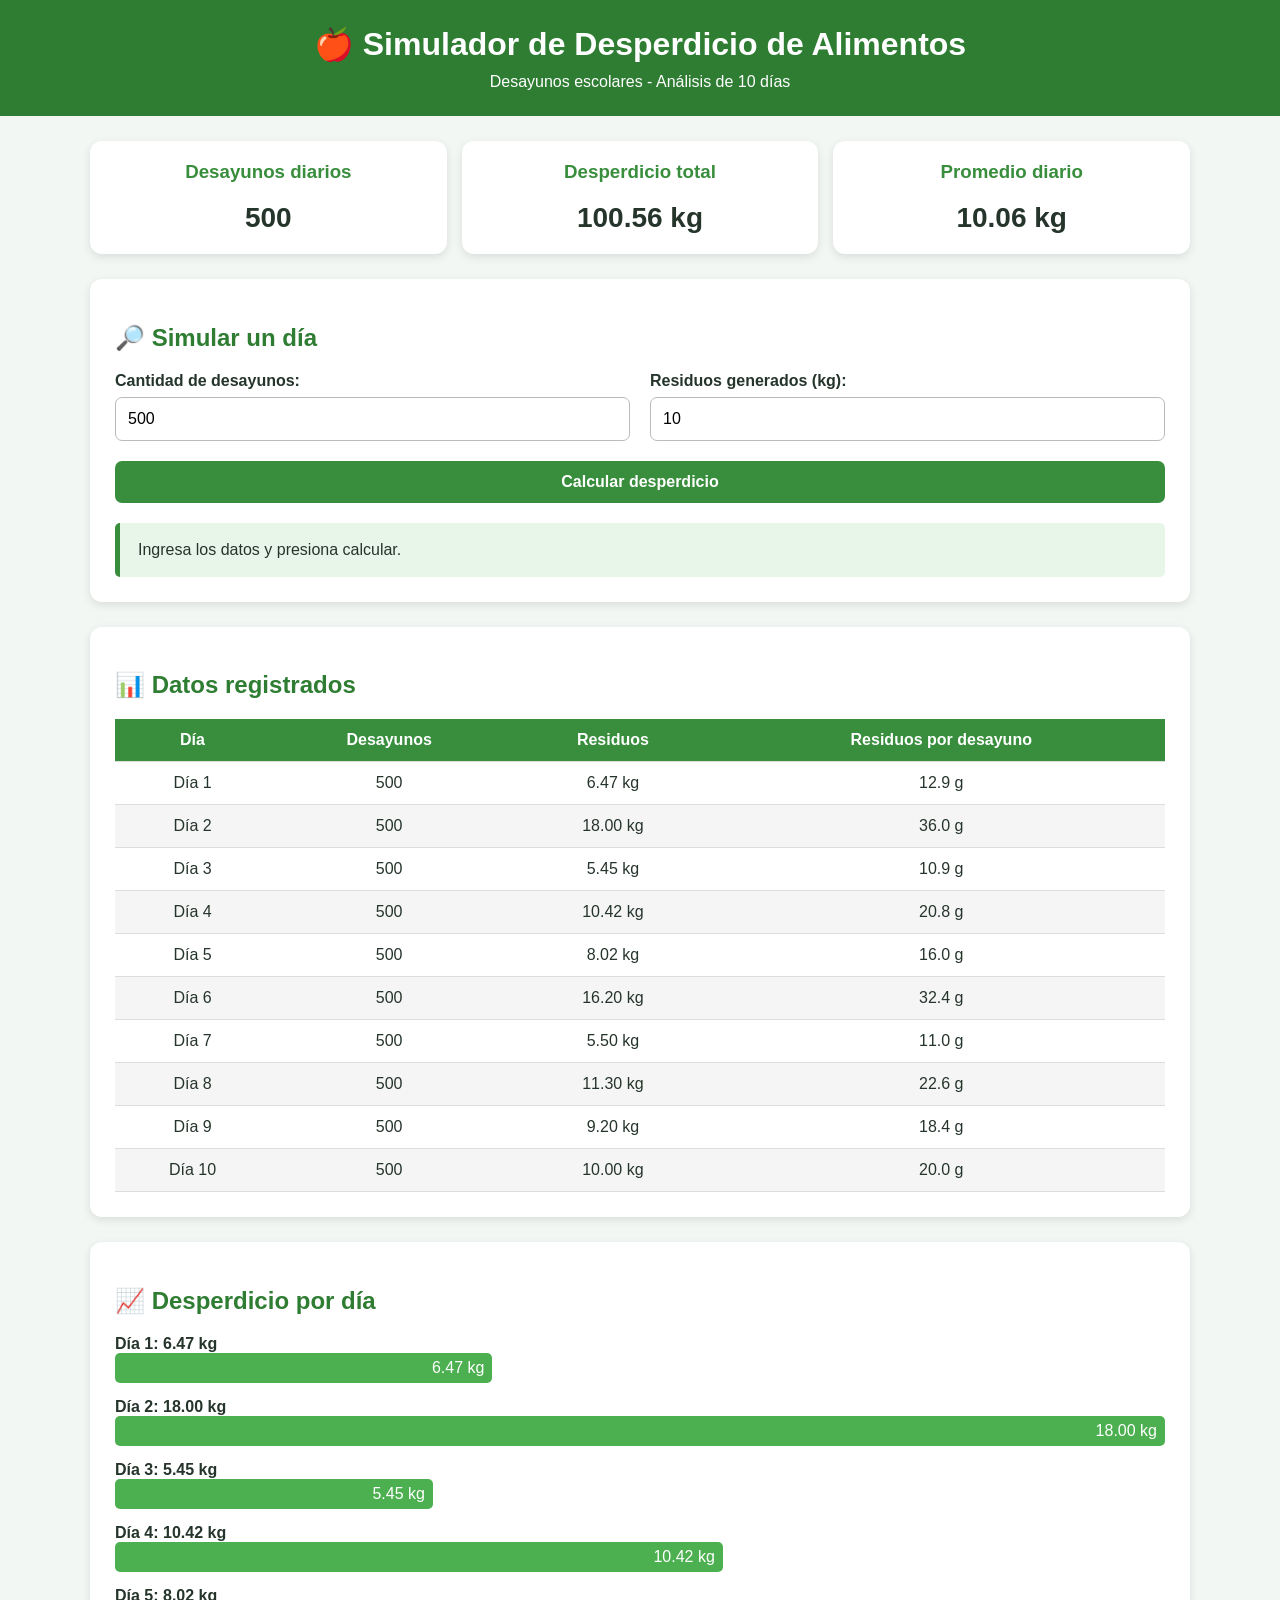
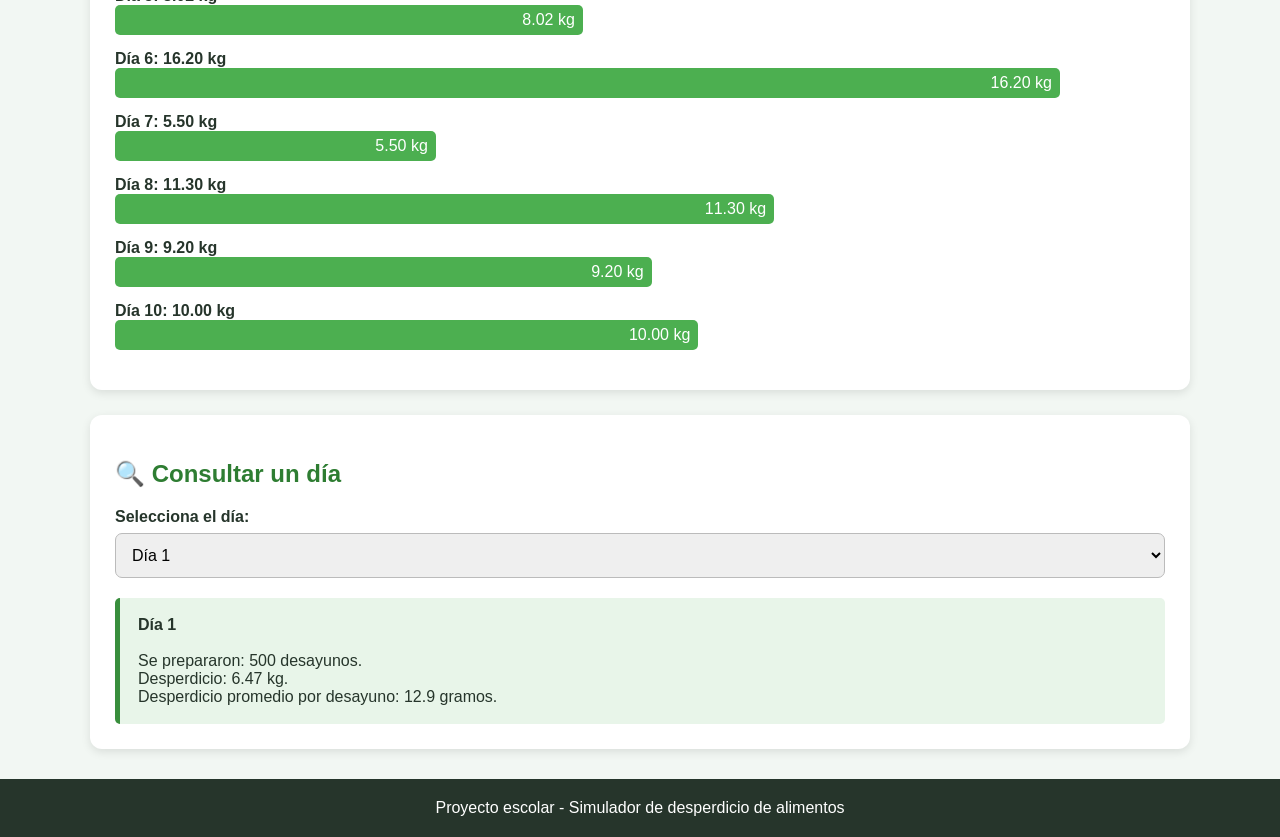
<file: index.html>
<!DOCTYPE html>
<html lang="es">
<head>
    <meta charset="UTF-8">
    <meta name="viewport" content="width=device-width, initial-scale=1.0">
    <title>Simulador de Desperdicio de Alimentos</title>
    <link rel="stylesheet" href="estilos.css">
</head>

<body>

<header>
    <h1>🍎 Simulador de Desperdicio de Alimentos</h1>
    <p>Desayunos escolares - Análisis de 10 días</p>
</header>

<div class="contenedor">

    <div class="tarjetas">
        <div class="tarjeta">
            <h3>Desayunos diarios</h3>
            <div class="numero" id="desayunos">500</div>
        </div>

        <div class="tarjeta">
            <h3>Desperdicio total</h3>
            <div class="numero" id="total">100.56 kg</div>
        </div>

        <div class="tarjeta">
            <h3>Promedio diario</h3>
            <div class="numero" id="promedio">10.06 kg</div>
        </div>
    </div>

    <div class="seccion">
        <h2>🔎 Simular un día</h2>

        <div class="controles">
            <div>
                <label for="cantidad">Cantidad de desayunos:</label>
                <input type="number" id="cantidad" value="500" min="1">
            </div>

            <div>
                <label for="residuos">Residuos generados (kg):</label>
                <input type="number" id="residuos" value="10" min="0" step="0.01">
            </div>
        </div>

        <button id="botonSimular">Calcular desperdicio</button>

        <div class="resultado" id="resultado">
            Ingresa los datos y presiona calcular.
        </div>
    </div>

    <div class="seccion">
        <h2>📊 Datos registrados</h2>

        <table>
            <thead>
                <tr>
                    <th>Día</th>
                    <th>Desayunos</th>
                    <th>Residuos</th>
                    <th>Residuos por desayuno</th>
                </tr>
            </thead>
            <tbody id="tablaDatos"></tbody>
        </table>
    </div>

    <div class="seccion">
        <h2>📈 Desperdicio por día</h2>
        <div id="grafica"></div>
    </div>

    <div class="seccion">
        <h2>🔍 Consultar un día</h2>

        <label for="dia">Selecciona el día:</label>

        <select id="dia">
            <option value="0">Día 1</option>
            <option value="1">Día 2</option>
            <option value="2">Día 3</option>
            <option value="3">Día 4</option>
            <option value="4">Día 5</option>
            <option value="5">Día 6</option>
            <option value="6">Día 7</option>
            <option value="7">Día 8</option>
            <option value="8">Día 9</option>
            <option value="9">Día 10</option>
        </select>

        <div class="resultado" id="consulta"></div>
    </div>

</div>

<footer>
    Proyecto escolar - Simulador de desperdicio de alimentos
</footer>

<script src="java.js"></script>
</body>
</html>
</file>
<file: estilos.css>
* {
    box-sizing: border-box;
}

body {
    margin: 0;
    font-family: Arial, sans-serif;
    background: #f2f7f3;
    color: #26352b;
}

header {
    background: #2e7d32;
    color: white;
    text-align: center;
    padding: 25px 15px;
}

header h1 {
    margin: 0 0 10px;
}

header p {
    margin: 0;
}

.contenedor {
    width: 90%;
    max-width: 1100px;
    margin: 25px auto;
}

.tarjetas {
    display: grid;
    grid-template-columns: repeat(3, 1fr);
    gap: 15px;
    margin-bottom: 25px;
}

.tarjeta {
    background: white;
    padding: 20px;
    border-radius: 12px;
    text-align: center;
    box-shadow: 0 3px 10px rgba(0,0,0,0.1);
}

.tarjeta h3 {
    margin-top: 0;
    color: #388e3c;
}

.numero {
    font-size: 28px;
    font-weight: bold;
}

.seccion {
    background: white;
    padding: 25px;
    margin-bottom: 25px;
    border-radius: 12px;
    box-shadow: 0 3px 10px rgba(0,0,0,0.1);
}

.seccion h2 {
    color: #2e7d32;
}

.controles {
    display: grid;
    grid-template-columns: 1fr 1fr;
    gap: 20px;
}

label {
    display: block;
    font-weight: bold;
    margin-bottom: 7px;
}

input,
select,
button {
    width: 100%;
    padding: 12px;
    border-radius: 7px;
    border: 1px solid #bbb;
    font-size: 16px;
}

button {
    background: #388e3c;
    color: white;
    border: none;
    cursor: pointer;
    font-weight: bold;
    margin-top: 20px;
}

button:hover {
    background: #256b29;
}

.resultado {
    margin-top: 20px;
    padding: 18px;
    background: #e8f5e9;
    border-left: 5px solid #388e3c;
    border-radius: 5px;
}

table {
    width: 100%;
    border-collapse: collapse;
    margin-top: 15px;
}

th,
td {
    padding: 12px;
    border-bottom: 1px solid #ddd;
    text-align: center;
}

th {
    background: #388e3c;
    color: white;
}

tr:nth-child(even) {
    background: #f5f5f5;
}

.barra-contenedor {
    margin: 15px 0;
}

.barra {
    height: 30px;
    background: #4caf50;
    border-radius: 5px;
    color: white;
    text-align: right;
    padding-right: 8px;
    line-height: 30px;
    min-width: 25px;
}

footer {
    text-align: center;
    background: #26352b;
    color: white;
    padding: 20px;
    margin-top: 30px;
}

@media (max-width: 700px) {
    .tarjetas,
    .controles {
        grid-template-columns: 1fr;
    }

    table {
        font-size: 14px;
    }
}
</file>
